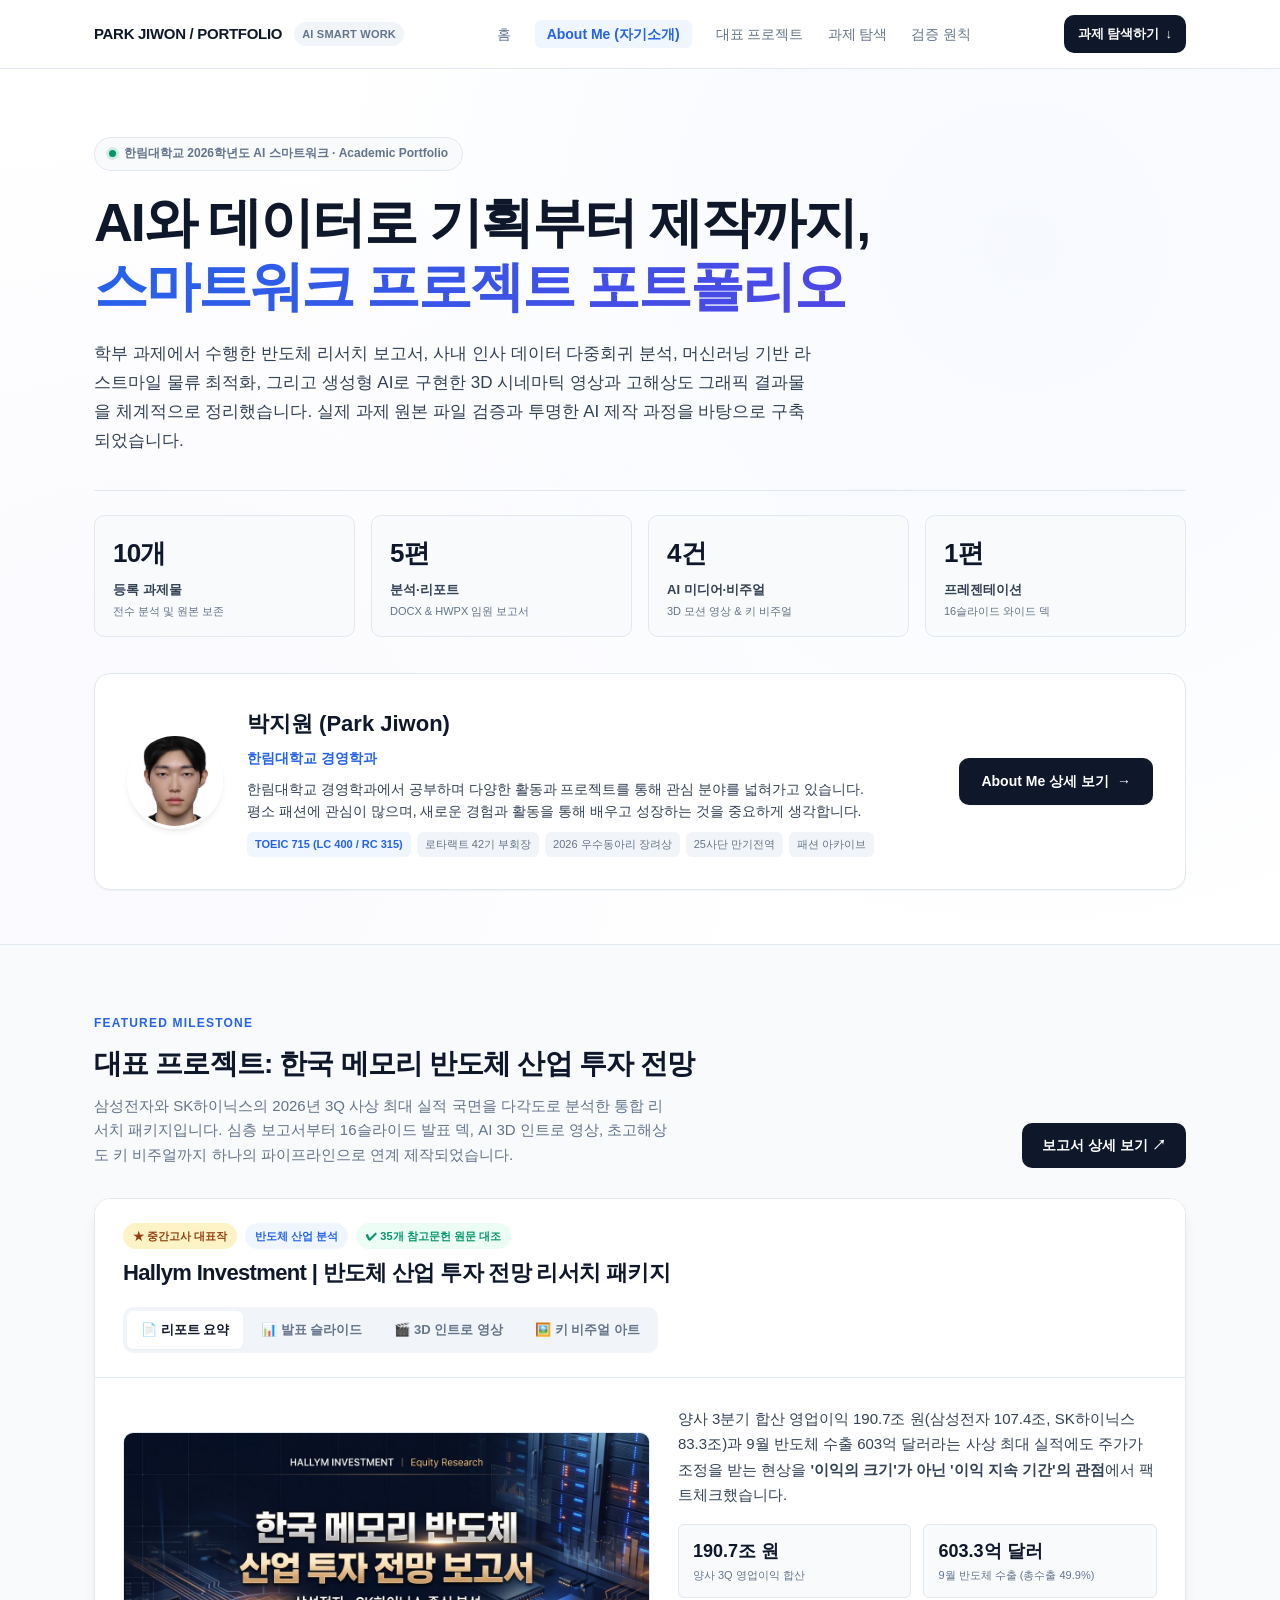
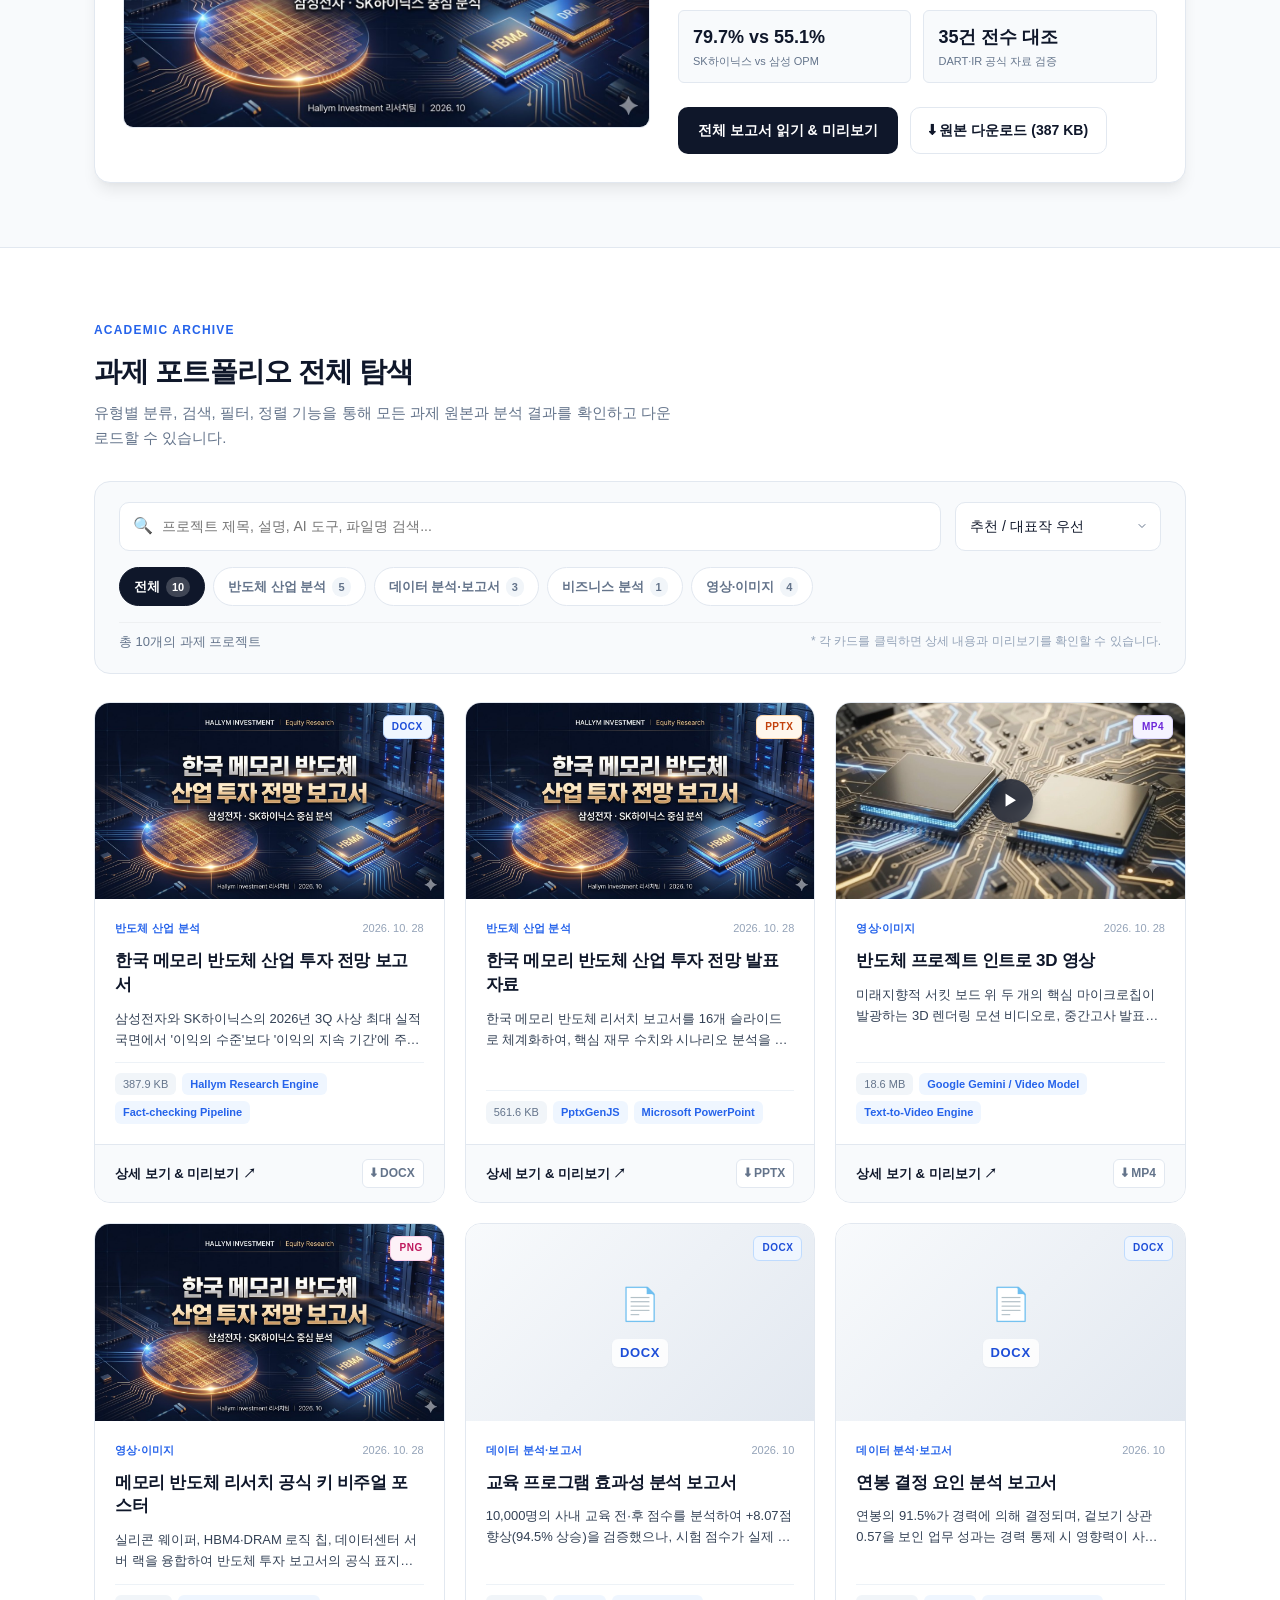
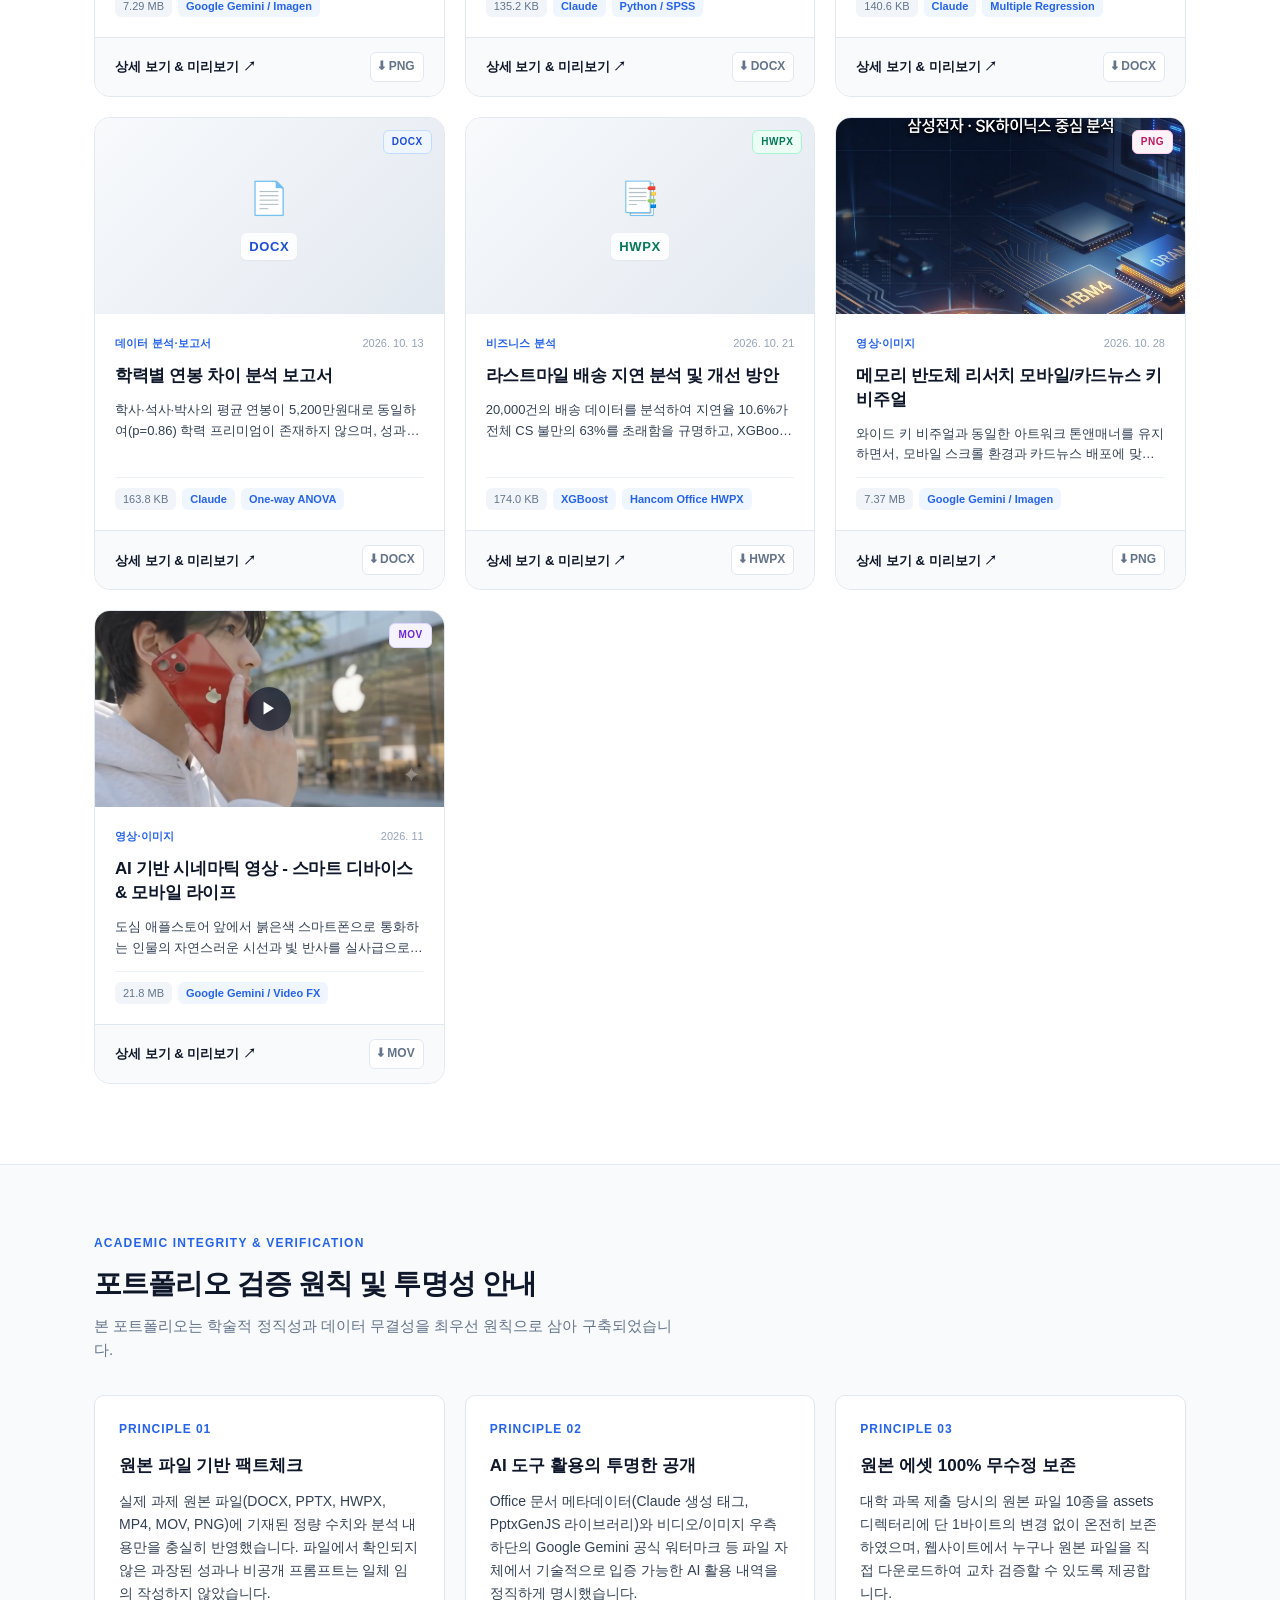
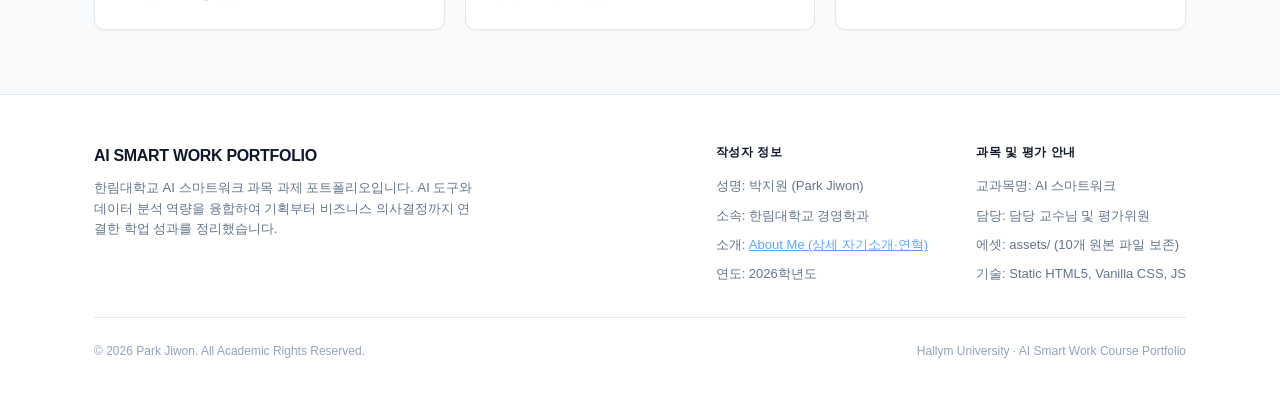
<file: index.html>
<!DOCTYPE html>
<html lang="ko">
<head>
  <meta charset="utf-8">
  <meta name="viewport" content="width=device-width, initial-scale=1">
  <title>AI 스마트워크 프로젝트 포트폴리오 | 박지원 (한림대학교)</title>
  <meta name="description" content="한림대학교 AI 스마트워크 과목 과제 포트폴리오. 데이터 분석, 비즈니스 리포팅, 머신러닝 예측, 3D AI 영상 및 비주얼 그래픽 결과물 아카이브.">
  <meta name="author" content="박지원 (Park Jiwon)">
  <meta property="og:title" content="AI 스마트워크 프로젝트 포트폴리오 | 박지원">
  <meta property="og:description" content="AI 도구를 활용해 기획부터 제작까지 진행한 대학 과제와 프로젝트를 정리한 아카데믹 포트폴리오">
  <meta property="og:type" content="website">

  <!-- Stylesheet -->
  <link rel="stylesheet" href="css/style.css">
</head>
<body>

  <!-- Sticky Header -->
  <header class="site-header" id="site-header">
    <div class="container header-inner">
      <div class="brand-wrap">
        <a href="#hero" class="brand-title">PARK JIWON / PORTFOLIO</a>
        <span class="brand-badge">AI SMART WORK</span>
      </div>

      <nav aria-label="메인 내비게이션">
        <ul class="nav-links">
          <li><a href="#hero" class="nav-link">홈</a></li>
          <li><a href="about.html" class="nav-link nav-highlight">About Me (자기소개)</a></li>
          <li><a href="#featured" class="nav-link">대표 프로젝트</a></li>
          <li><a href="#projects" class="nav-link">과제 탐색</a></li>
          <li><a href="#principles" class="nav-link">검증 원칙</a></li>
        </ul>
      </nav>

      <div class="header-actions">
        <a href="#projects" class="btn-header-cta">
          <span>과제 탐색하기</span>
          <span>↓</span>
        </a>
      </div>
    </div>
  </header>

  <main>
    <!-- Hero Section -->
    <section class="hero-section" id="hero">
      <div class="container">
        <div class="hero-meta-badge">
          <span class="hero-meta-dot"></span>
          <span>한림대학교 2026학년도 AI 스마트워크 · Academic Portfolio</span>
        </div>

        <h1 class="hero-title">
          AI와 데이터로 기획부터 제작까지,<br>
          <span class="highlight">스마트워크 프로젝트 포트폴리오</span>
        </h1>

        <p class="hero-intro">
          학부 과제에서 수행한 반도체 리서치 보고서, 사내 인사 데이터 다중회귀 분석, 머신러닝 기반 라스트마일 물류 최적화, 그리고 생성형 AI로 구현한 3D 시네마틱 영상과 고해상도 그래픽 결과물을 체계적으로 정리했습니다. 실제 과제 원본 파일 검증과 투명한 AI 제작 과정을 바탕으로 구축되었습니다.
        </p>

        <!-- Stats Grid -->
        <div class="hero-stats-grid">
          <div class="stat-card">
            <div class="stat-num">10개</div>
            <div class="stat-label">등록 과제물</div>
            <div class="stat-sub">전수 분석 및 원본 보존</div>
          </div>
          <div class="stat-card">
            <div class="stat-num">5편</div>
            <div class="stat-label">분석·리포트</div>
            <div class="stat-sub">DOCX & HWPX 임원 보고서</div>
          </div>
          <div class="stat-card">
            <div class="stat-num">4건</div>
            <div class="stat-label">AI 미디어·비주얼</div>
            <div class="stat-sub">3D 모션 영상 & 키 비주얼</div>
          </div>
          <div class="stat-card">
            <div class="stat-num">1편</div>
            <div class="stat-label">프레젠테이션</div>
            <div class="stat-sub">16슬라이드 와이드 덱</div>
          </div>
        </div>

        <!-- Author Quick Profile Banner -->
        <div class="author-profile-banner">
          <div class="author-banner-left">
            <img src="assets/profile_university.jpg" alt="박지원 프로필 사진" class="author-avatar-img">
            <div class="author-banner-meta">
              <h2>박지원 (Park Jiwon)</h2>
              <div class="author-banner-dept">한림대학교 경영학과</div>
              <p class="author-banner-bio">
                한림대학교 경영학과에서 공부하며 다양한 활동과 프로젝트를 통해 관심 분야를 넓혀가고 있습니다. 평소 패션에 관심이 많으며, 새로운 경험과 활동을 통해 배우고 성장하는 것을 중요하게 생각합니다.
              </p>
              <div class="author-banner-tags">
                <span class="author-tag highlight">TOEIC 715 (LC 400 / RC 315)</span>
                <span class="author-tag">로타랙트 42기 부회장</span>
                <span class="author-tag">2026 우수동아리 장려상</span>
                <span class="author-tag">25사단 만기전역</span>
                <span class="author-tag">패션 아카이브</span>
              </div>
            </div>
          </div>
          <div>
            <a href="about.html" class="btn-author-cta">
              <span>About Me 상세 보기</span>
              <span>→</span>
            </a>
          </div>
        </div>
      </div>
    </section>

    <!-- Featured Spotlight Section -->
    <section class="featured-section" id="featured">
      <div class="container">
        <div class="section-heading-wrap">
          <div>
            <div class="section-eyebrow">Featured Milestone</div>
            <h2 class="section-heading">대표 프로젝트: 한국 메모리 반도체 산업 투자 전망</h2>
            <p class="section-desc">
              삼성전자와 SK하이닉스의 2026년 3Q 사상 최대 실적 국면을 다각도로 분석한 통합 리서치 패키지입니다. 심층 보고서부터 16슬라이드 발표 덱, AI 3D 인트로 영상, 초고해상도 키 비주얼까지 하나의 파이프라인으로 연계 제작되었습니다.
            </p>
          </div>
          <div>
            <button type="button" class="btn-primary" onclick="window.PortfolioApp.openModal('project-06')">
              보고서 상세 보기 ↗
            </button>
          </div>
        </div>

        <!-- Featured Showcase Card -->
        <div class="featured-showcase-card">
          <div class="featured-card-header">
            <div class="featured-title-wrap">
              <div class="featured-badges">
                <span class="badge-featured">★ 중간고사 대표작</span>
                <span class="badge-category">반도체 산업 분석</span>
                <span class="badge-verify">✔ 35개 참고문헌 원문 대조</span>
              </div>
              <h3 class="featured-card-title">Hallym Investment | 반도체 산업 투자 전망 리서치 패키지</h3>
            </div>

            <!-- Tab Buttons -->
            <div class="featured-tabs-nav" role="tablist">
              <button type="button" class="featured-tab-btn active" data-tab="report" role="tab">📄 리포트 요약</button>
              <button type="button" class="featured-tab-btn" data-tab="slides" role="tab">📊 발표 슬라이드</button>
              <button type="button" class="featured-tab-btn" data-tab="video" role="tab">🎬 3D 인트로 영상</button>
              <button type="button" class="featured-tab-btn" data-tab="visual" role="tab">🖼️ 키 비주얼 아트</button>
            </div>
          </div>

          <div class="featured-tab-content-wrap">
            <!-- Tab 1: Report Summary -->
            <div class="featured-tab-panel active" id="tab-panel-report">
              <div class="featured-media-grid">
                <div class="featured-visual-box">
                  <img src="assets/thumb_project_08.jpg" alt="한국 메모리 반도체 산업 투자 전망 보고서 키 비주얼">
                </div>
                <div class="featured-info-box">
                  <p class="featured-info-desc">
                    양사 3분기 합산 영업이익 190.7조 원(삼성전자 107.4조, SK하이닉스 83.3조)과 9월 반도체 수출 603억 달러라는 사상 최대 실적에도 주가가 조정을 받는 현상을 <strong>'이익의 크기'가 아닌 '이익 지속 기간'의 관점</strong>에서 팩트체크했습니다.
                  </p>
                  <div class="metric-cards-row">
                    <div class="metric-mini-card">
                      <div class="metric-mini-val">190.7조 원</div>
                      <div class="metric-mini-label">양사 3Q 영업이익 합산</div>
                    </div>
                    <div class="metric-mini-card">
                      <div class="metric-mini-val">603.3억 달러</div>
                      <div class="metric-mini-label">9월 반도체 수출 (총수출 49.9%)</div>
                    </div>
                    <div class="metric-mini-card">
                      <div class="metric-mini-val">79.7% vs 55.1%</div>
                      <div class="metric-mini-label">SK하이닉스 vs 삼성 OPM</div>
                    </div>
                    <div class="metric-mini-card">
                      <div class="metric-mini-val">35건 전수 대조</div>
                      <div class="metric-mini-label">DART·IR 공식 자료 검증</div>
                    </div>
                  </div>
                  <div class="featured-actions">
                    <button type="button" class="btn-primary" onclick="window.PortfolioApp.openModal('project-06')">
                      전체 보고서 읽기 & 미리보기
                    </button>
                    <a href="assets/project_06.docx" download="박지원_중간고사_보고서.docx" class="btn-secondary">
                      ⬇ 원본 다운로드 (387 KB)
                    </a>
                  </div>
                </div>
              </div>
            </div>

            <!-- Tab 2: Slides Deck -->
            <div class="featured-tab-panel" id="tab-panel-slides">
              <div class="featured-media-grid">
                <div class="featured-visual-box" style="background:#1e293b; padding:24px; color:#fff; display:flex; flex-direction:column; justify-content:center;">
                  <span style="font-size:12px; font-weight:700; color:#60a5fa; margin-bottom:8px;">PptxGenJS 자동화 프레젠테이션</span>
                  <h4 style="font-size:20px; font-weight:800; margin-bottom:12px;">16슬라이드 와이드스크린 덱</h4>
                  <p style="font-size:13px; color:#94a3b8; line-height:1.6;">
                    보고서의 7개 챕터(현황, 시장전망, 삼성전자, SK하이닉스, 비교분석, 시나리오, 결론)를 16장 발표 스토리라인으로 구조화했습니다.
                  </p>
                </div>
                <div class="featured-info-box">
                  <p class="featured-info-desc">
                    자바스크립트 기반 <strong>PptxGenJS</strong>와 PowerPoint를 결합하여 일관된 타이포그래피 계층과 카드형 도표를 프로그래밍 방식으로 배치했습니다.
                  </p>
                  <div class="metric-cards-row">
                    <div class="metric-mini-card">
                      <div class="metric-mini-val">16 슬라이드</div>
                      <div class="metric-mini-label">와이드스크린 (16:9)</div>
                    </div>
                    <div class="metric-mini-card">
                      <div class="metric-mini-val">1,947 단어</div>
                      <div class="metric-mini-label">정밀 데이터 중심 구성</div>
                    </div>
                  </div>
                  <div class="featured-actions">
                    <button type="button" class="btn-primary" onclick="window.PortfolioApp.openModal('project-05')">
                      슬라이드 덱 탐색기 열기
                    </button>
                    <a href="assets/project_05.pptx" download="박지원_중간고사_발표자료.pptx" class="btn-secondary">
                      ⬇ PPTX 다운로드 (561 KB)
                    </a>
                  </div>
                </div>
              </div>
            </div>

            <!-- Tab 3: 3D Intro Video -->
            <div class="featured-tab-panel" id="tab-panel-video">
              <div class="featured-media-grid">
                <div class="featured-visual-box">
                  <video controls playsinline preload="metadata" poster="assets/thumb_project_07.jpg">
                    <source src="assets/project_07.mp4" type="video/mp4">
                  </video>
                </div>
                <div class="featured-info-box">
                  <p class="featured-info-desc">
                    삼성전자와 SK하이닉스 양대 메모리 칩셋을 상징하는 두 개의 초정밀 패키징 마이크로칩이 골드 회로 기판 위에서 발광하는 <strong>12.4초 AI 기반 3D 시네마틱 모션 비디오</strong>입니다. (우측 하단 Google Gemini 워터마크 확인)
                  </p>
                  <div class="metric-cards-row">
                    <div class="metric-mini-card">
                      <div class="metric-mini-val">12.4초 FHD</div>
                      <div class="metric-mini-label">1920 × 1080 (16:9)</div>
                    </div>
                    <div class="metric-mini-card">
                      <div class="metric-mini-val">H.264 / AAC</div>
                      <div class="metric-mini-label">웹 표준 비디오 코덱</div>
                    </div>
                  </div>
                  <div class="featured-actions">
                    <button type="button" class="btn-primary" onclick="window.PortfolioApp.openModal('project-07')">
                      비디오 상세 정보 보기
                    </button>
                    <a href="assets/project_07.mp4" download="박지원_중간고사_영상.mp4" class="btn-secondary">
                      ⬇ 원본 MP4 다운로드 (18.6 MB)
                    </a>
                  </div>
                </div>
              </div>
            </div>

            <!-- Tab 4: Key Visual Art -->
            <div class="featured-tab-panel" id="tab-panel-visual">
              <div class="featured-media-grid">
                <div class="featured-visual-box">
                  <img src="assets/thumb_project_08.jpg" alt="16:9 와이드 포스터">
                </div>
                <div class="featured-info-box">
                  <p class="featured-info-desc">
                    실리콘 웨이퍼 다이 패턴, HBM4·DRAM 칩셋, 그리고 데이터센터 서버 랙을 융합한 공식 키 비주얼입니다. 데스크톱 와이드(16:9, 2752×1536)와 모바일 카드뉴스(9:16, 1536×2752) 두 가지 규격으로 제작되었습니다.
                  </p>
                  <div class="metric-cards-row">
                    <div class="metric-mini-card">
                      <div class="metric-mini-val">2752 × 1536</div>
                      <div class="metric-mini-label">16:9 와이드 포스터</div>
                    </div>
                    <div class="metric-mini-card">
                      <div class="metric-mini-val">1536 × 2752</div>
                      <div class="metric-mini-label">9:16 모바일 버티컬</div>
                    </div>
                  </div>
                  <div class="featured-actions">
                    <button type="button" class="btn-primary" onclick="window.PortfolioApp.openModal('project-08')">
                      와이드 포스터 확대보기
                    </button>
                    <button type="button" class="btn-secondary" onclick="window.PortfolioApp.openModal('project-09')">
                      모바일 세로형 보기
                    </button>
                  </div>
                </div>
              </div>
            </div>
          </div>
        </div>
      </div>
    </section>

    <!-- Projects Explorer Section -->
    <section class="projects-section" id="projects">
      <div class="container">
        <div class="section-heading-wrap">
          <div>
            <div class="section-eyebrow">Academic Archive</div>
            <h2 class="section-heading">과제 포트폴리오 전체 탐색</h2>
            <p class="section-desc">
              유형별 분류, 검색, 필터, 정렬 기능을 통해 모든 과제 원본과 분석 결과를 확인하고 다운로드할 수 있습니다.
            </p>
          </div>
        </div>

        <!-- Filter & Search Toolbar -->
        <div class="search-filter-panel">
          <div class="filter-row-top">
            <div class="search-box-wrap">
              <span class="search-input-icon">🔍</span>
              <input type="text" id="search-input" class="search-input" placeholder="프로젝트 제목, 설명, AI 도구, 파일명 검색..." aria-label="프로젝트 검색">
            </div>

            <div class="sort-select-wrap">
              <select id="sort-select" aria-label="프로젝트 정렬">
                <option value="new">추천 / 대표작 우선</option>
                <option value="name">프로젝트 이름순 (가나다)</option>
                <option value="size">파일 크기순</option>
              </select>
            </div>
          </div>

          <!-- Category Pills -->
          <div class="category-pills-row" role="tablist">
            <button type="button" class="pill-btn active" data-category="all">
              <span>전체</span>
              <span class="pill-count">10</span>
            </button>
            <button type="button" class="pill-btn" data-category="semiconductor">
              <span>반도체 산업 분석</span>
              <span class="pill-count">5</span>
            </button>
            <button type="button" class="pill-btn" data-category="data-report">
              <span>데이터 분석·보고서</span>
              <span class="pill-count">3</span>
            </button>
            <button type="button" class="pill-btn" data-category="business">
              <span>비즈니스 분석</span>
              <span class="pill-count">1</span>
            </button>
            <button type="button" class="pill-btn" data-category="media">
              <span>영상·이미지</span>
              <span class="pill-count">4</span>
            </button>
          </div>

          <div class="filter-status-row">
            <span id="filter-result-count">총 10개의 과제 프로젝트</span>
            <span style="font-size:12px; color:var(--text-light);">* 각 카드를 클릭하면 상세 내용과 미리보기를 확인할 수 있습니다.</span>
          </div>
        </div>

        <!-- Projects Cards Grid -->
        <div class="projects-grid" id="projects-grid">
          <!-- Dynamically populated via app.js -->
        </div>
      </div>
    </section>

    <!-- Methodology & Verification Section -->
    <section class="principles-section" id="principles">
      <div class="container">
        <div class="section-eyebrow">Academic Integrity & Verification</div>
        <h2 class="section-heading">포트폴리오 검증 원칙 및 투명성 안내</h2>
        <p class="section-desc">
          본 포트폴리오는 학술적 정직성과 데이터 무결성을 최우선 원칙으로 삼아 구축되었습니다.
        </p>

        <div class="principles-grid">
          <div class="principle-card">
            <div class="principle-num">PRINCIPLE 01</div>
            <h3 class="principle-title">원본 파일 기반 팩트체크</h3>
            <p class="principle-desc">
              실제 과제 원본 파일(DOCX, PPTX, HWPX, MP4, MOV, PNG)에 기재된 정량 수치와 분석 내용만을 충실히 반영했습니다. 파일에서 확인되지 않은 과장된 성과나 비공개 프롬프트는 일체 임의 작성하지 않았습니다.
            </p>
          </div>

          <div class="principle-card">
            <div class="principle-num">PRINCIPLE 02</div>
            <h3 class="principle-title">AI 도구 활용의 투명한 공개</h3>
            <p class="principle-desc">
              Office 문서 메타데이터(Claude 생성 태그, PptxGenJS 라이브러리)와 비디오/이미지 우측 하단의 Google Gemini 공식 워터마크 등 파일 자체에서 기술적으로 입증 가능한 AI 활용 내역을 정직하게 명시했습니다.
            </p>
          </div>

          <div class="principle-card">
            <div class="principle-num">PRINCIPLE 03</div>
            <h3 class="principle-title">원본 에셋 100% 무수정 보존</h3>
            <p class="principle-desc">
              대학 과목 제출 당시의 원본 파일 10종을 assets 디렉터리에 단 1바이트의 변경 없이 온전히 보존하였으며, 웹사이트에서 누구나 원본 파일을 직접 다운로드하여 교차 검증할 수 있도록 제공합니다.
            </p>
          </div>
        </div>
      </div>
    </section>
  </main>

  <!-- Site Footer -->
  <footer class="site-footer">
    <div class="container">
      <div class="footer-inner">
        <div class="footer-brand">
          <div class="footer-logo">AI SMART WORK PORTFOLIO</div>
          <p class="footer-desc">
            한림대학교 AI 스마트워크 과목 과제 포트폴리오입니다. AI 도구와 데이터 분석 역량을 융합하여 기획부터 비즈니스 의사결정까지 연결한 학업 성과를 정리했습니다.
          </p>
        </div>

        <div class="footer-info-grid">
          <div>
            <div class="footer-col-title">작성자 정보</div>
            <ul class="footer-list">
              <li>성명: 박지원 (Park Jiwon)</li>
              <li>소속: 한림대학교 경영학과</li>
              <li>소개: <a href="about.html" style="color: #60a5fa; text-decoration: underline;">About Me (상세 자기소개·연혁)</a></li>
              <li>연도: 2026학년도</li>
            </ul>
          </div>
          <div>
            <div class="footer-col-title">과목 및 평가 안내</div>
            <ul class="footer-list">
              <li>교과목명: AI 스마트워크</li>
              <li>담당: 담당 교수님 및 평가위원</li>
              <li>에셋: assets/ (10개 원본 파일 보존)</li>
              <li>기술: Static HTML5, Vanilla CSS, JS</li>
            </ul>
          </div>
        </div>
      </div>

      <div class="footer-bottom">
        <div>© 2026 Park Jiwon. All Academic Rights Reserved.</div>
        <div>Hallym University · AI Smart Work Course Portfolio</div>
      </div>
    </div>
  </footer>

  <!-- Project Detail Modal Overlay -->
  <div class="modal-overlay" id="modal-overlay" role="dialog" aria-modal="true" aria-label="프로젝트 상세 정보">
    <div class="modal-container" id="modal-container">
      <!-- Populated via PortfolioApp.openModal() -->
    </div>
  </div>

  <!-- Scripts -->
  <script src="js/data.js"></script>
  <script src="js/app.js"></script>
</body>
</html>
</file>
<file: css/style.css>
/* ==========================================================================
   AI Smart Work Portfolio - Stylesheet
   Author: Park Jiwon | Hallym University
   Design System: Minimal Modern White, High Contrast Typography, Sleek Accents
   ========================================================================== */

:root {
  /* Colors */
  --bg-primary: #ffffff;
  --bg-secondary: #f8fafc;
  --bg-tertiary: #f1f5f9;
  --bg-glass: rgba(255, 255, 255, 0.88);
  --bg-overlay: rgba(15, 23, 42, 0.7);

  --text-main: #0f172a;
  --text-body: #334155;
  --text-muted: #64748b;
  --text-light: #94a3b8;

  --border-light: #e2e8f0;
  --border-subtle: #edf2f7;
  --border-focus: #3b82f6;

  --accent-blue: #2563eb;
  --accent-blue-hover: #1d4ed8;
  --accent-blue-light: #eff6ff;
  --accent-indigo: #4f46e5;
  --accent-green: #059669;
  --accent-green-light: #ecfdf5;
  --accent-amber: #d97706;
  --accent-amber-light: #fffbeb;
  --accent-purple: #7c3aed;
  --accent-purple-light: #f5f3ff;

  /* Typography */
  --font-sans: -apple-system, BlinkMacSystemFont, "Pretendard", "Apple SD Gothic Neo", "Segoe UI", Roboto, "Noto Sans KR", sans-serif;
  --font-mono: ui-monospace, SFMono-Regular, Menlo, Monaco, Consolas, monospace;

  /* Shadows */
  --shadow-sm: 0 1px 2px 0 rgba(0, 0, 0, 0.04);
  --shadow-md: 0 4px 6px -1px rgba(0, 0, 0, 0.07), 0 2px 4px -2px rgba(0, 0, 0, 0.05);
  --shadow-lg: 0 10px 15px -3px rgba(0, 0, 0, 0.08), 0 4px 6px -4px rgba(0, 0, 0, 0.04);
  --shadow-xl: 0 20px 25px -5px rgba(0, 0, 0, 0.1), 0 8px 10px -6px rgba(0, 0, 0, 0.05);
  --shadow-modal: 0 25px 50px -12px rgba(15, 23, 42, 0.25);

  /* Radius */
  --radius-sm: 6px;
  --radius-md: 10px;
  --radius-lg: 16px;
  --radius-xl: 22px;
  --radius-full: 9999px;

  /* Transitions */
  --transition-fast: 0.15s ease;
  --transition-normal: 0.25s ease;
  --transition-slow: 0.35s ease;

  /* Layout */
  --container-max: 1140px;
}

/* Base Reset */
*, *::before, *::after {
  box-sizing: border-box;
  margin: 0;
  padding: 0;
}

html {
  font-family: var(--font-sans);
  color: var(--text-main);
  background-color: var(--bg-primary);
  line-height: 1.65;
  scroll-behavior: smooth;
  -webkit-font-smoothing: antialiased;
  -moz-osx-font-smoothing: grayscale;
}

body {
  min-height: 100vh;
  display: flex;
  flex-direction: column;
}

img, video {
  max-width: 100%;
  height: auto;
  display: block;
}

a {
  color: inherit;
  text-decoration: none;
}

button {
  font: inherit;
  cursor: pointer;
  border: none;
  background: none;
}

input, select {
  font: inherit;
  color: inherit;
}

/* Layout Utilities */
.container {
  max-width: var(--container-max);
  margin: 0 auto;
  padding: 0 24px;
}

/* Header & Navigation */
.site-header {
  position: sticky;
  top: 0;
  z-index: 50;
  background: var(--bg-glass);
  backdrop-filter: blur(12px);
  -webkit-backdrop-filter: blur(12px);
  border-bottom: 1px solid var(--border-light);
  transition: var(--transition-normal);
}

.header-inner {
  display: flex;
  align-items: center;
  justify-content: space-between;
  height: 68px;
}

.brand-wrap {
  display: flex;
  align-items: center;
  gap: 12px;
}

.brand-title {
  font-size: 15px;
  font-weight: 700;
  letter-spacing: -0.02em;
  color: var(--text-main);
}

.brand-badge {
  font-size: 11px;
  font-weight: 600;
  padding: 3px 8px;
  background: var(--bg-tertiary);
  color: var(--text-muted);
  border-radius: var(--radius-full);
  letter-spacing: 0.02em;
}

.nav-links {
  display: flex;
  align-items: center;
  gap: 24px;
  list-style: none;
}

.nav-link {
  font-size: 14px;
  font-weight: 500;
  color: var(--text-muted);
  transition: color var(--transition-fast);
}

.nav-link:hover, .nav-link.active {
  color: var(--text-main);
}

.header-actions {
  display: flex;
  align-items: center;
  gap: 12px;
}

.btn-header-cta {
  display: inline-flex;
  align-items: center;
  gap: 6px;
  padding: 8px 14px;
  background: var(--text-main);
  color: #fff;
  border-radius: var(--radius-md);
  font-size: 13px;
  font-weight: 600;
  transition: background var(--transition-fast), transform var(--transition-fast);
}

.btn-header-cta:hover {
  background: #2b3544;
  transform: translateY(-1px);
}

/* Hero Section */
.hero-section {
  padding: 68px 0 54px;
  background: radial-gradient(circle at 80% 20%, rgba(37, 99, 235, 0.04) 0%, transparent 60%),
              radial-gradient(circle at 10% 80%, rgba(79, 70, 229, 0.03) 0%, transparent 50%),
              var(--bg-primary);
  border-bottom: 1px solid var(--border-light);
}

.hero-meta-badge {
  display: inline-flex;
  align-items: center;
  gap: 8px;
  padding: 6px 14px;
  background: var(--bg-secondary);
  border: 1px solid var(--border-light);
  border-radius: var(--radius-full);
  font-size: 12px;
  font-weight: 600;
  color: var(--text-muted);
  margin-bottom: 20px;
}

.hero-meta-dot {
  width: 7px;
  height: 7px;
  border-radius: 50%;
  background: var(--accent-green);
  box-shadow: 0 0 0 3px rgba(5, 150, 105, 0.15);
}

.hero-title {
  font-size: clamp(32px, 5.2vw, 54px);
  font-weight: 800;
  line-height: 1.18;
  letter-spacing: -0.04em;
  color: var(--text-main);
  margin-bottom: 22px;
  max-width: 820px;
}

.hero-title span.highlight {
  color: var(--accent-blue);
  background: linear-gradient(135deg, #2563eb, #4f46e5);
  -webkit-background-clip: text;
  -webkit-text-fill-color: transparent;
}

.hero-intro {
  font-size: 17px;
  line-height: 1.7;
  color: var(--text-body);
  max-width: 720px;
  margin-bottom: 34px;
}

.hero-stats-grid {
  display: grid;
  grid-template-columns: repeat(4, 1fr);
  gap: 16px;
  padding-top: 24px;
  border-top: 1px solid var(--border-light);
}

.stat-card {
  padding: 16px 18px;
  background: var(--bg-secondary);
  border: 1px solid var(--border-light);
  border-radius: var(--radius-md);
  transition: transform var(--transition-fast), border-color var(--transition-fast);
}

.stat-card:hover {
  transform: translateY(-2px);
  border-color: #cbd5e1;
}

.stat-num {
  font-size: 26px;
  font-weight: 800;
  letter-spacing: -0.03em;
  color: var(--text-main);
  margin-bottom: 4px;
}

.stat-label {
  font-size: 13px;
  font-weight: 600;
  color: var(--text-body);
  margin-bottom: 2px;
}

.stat-sub {
  font-size: 11px;
  color: var(--text-muted);
}

/* Featured Spotlight Section */
.featured-section {
  padding: 64px 0;
  background: var(--bg-secondary);
  border-bottom: 1px solid var(--border-light);
}

.section-eyebrow {
  display: inline-flex;
  align-items: center;
  gap: 6px;
  font-size: 12px;
  font-weight: 700;
  text-transform: uppercase;
  letter-spacing: 0.1em;
  color: var(--accent-blue);
  margin-bottom: 8px;
}

.section-heading-wrap {
  display: flex;
  justify-content: space-between;
  align-items: flex-end;
  margin-bottom: 30px;
  gap: 20px;
}

.section-heading {
  font-size: 28px;
  font-weight: 800;
  letter-spacing: -0.03em;
  color: var(--text-main);
}

.section-desc {
  font-size: 15px;
  color: var(--text-muted);
  max-width: 580px;
  margin-top: 6px;
}

.featured-showcase-card {
  background: var(--bg-primary);
  border: 1px solid var(--border-light);
  border-radius: var(--radius-lg);
  box-shadow: var(--shadow-lg);
  overflow: hidden;
  display: flex;
  flex-direction: column;
}

.featured-card-header {
  padding: 24px 28px;
  background: #ffffff;
  border-bottom: 1px solid var(--border-light);
  display: flex;
  justify-content: space-between;
  align-items: center;
  flex-wrap: wrap;
  gap: 16px;
}

.featured-title-wrap {
  display: flex;
  flex-direction: column;
  gap: 6px;
}

.featured-badges {
  display: flex;
  align-items: center;
  gap: 8px;
  flex-wrap: wrap;
}

.badge-featured {
  padding: 4px 10px;
  background: #fef3c7;
  color: #92400e;
  font-size: 11px;
  font-weight: 700;
  border-radius: var(--radius-full);
}

.badge-category {
  padding: 4px 10px;
  background: var(--accent-blue-light);
  color: var(--accent-blue);
  font-size: 11px;
  font-weight: 600;
  border-radius: var(--radius-full);
}

.badge-verify {
  padding: 4px 10px;
  background: var(--accent-green-light);
  color: var(--accent-green);
  font-size: 11px;
  font-weight: 600;
  border-radius: var(--radius-full);
  display: inline-flex;
  align-items: center;
  gap: 4px;
}

.featured-card-title {
  font-size: 22px;
  font-weight: 800;
  letter-spacing: -0.03em;
  color: var(--text-main);
}

.featured-tabs-nav {
  display: flex;
  background: var(--bg-tertiary);
  padding: 4px;
  border-radius: var(--radius-md);
  gap: 4px;
  flex-wrap: wrap;
}

.featured-tab-btn {
  padding: 8px 14px;
  font-size: 13px;
  font-weight: 600;
  color: var(--text-muted);
  border-radius: var(--radius-sm);
  transition: all var(--transition-fast);
}

.featured-tab-btn.active {
  background: #ffffff;
  color: var(--text-main);
  box-shadow: var(--shadow-sm);
}

.featured-tab-content-wrap {
  padding: 28px;
}

.featured-tab-panel {
  display: none;
}

.featured-tab-panel.active {
  display: block;
}

.featured-media-grid {
  display: grid;
  grid-template-columns: 1.1fr 1fr;
  gap: 28px;
  align-items: center;
}

.featured-visual-box {
  position: relative;
  border-radius: var(--radius-md);
  overflow: hidden;
  background: #090d16;
  border: 1px solid var(--border-light);
  aspect-ratio: 16 / 9;
  display: flex;
  align-items: center;
  justify-content: center;
}

.featured-visual-box img, .featured-visual-box video {
  width: 100%;
  height: 100%;
  object-fit: cover;
}

.featured-info-box {
  display: flex;
  flex-direction: column;
  gap: 16px;
}

.featured-info-desc {
  font-size: 15px;
  line-height: 1.7;
  color: var(--text-body);
}

.metric-cards-row {
  display: grid;
  grid-template-columns: repeat(2, 1fr);
  gap: 12px;
}

.metric-mini-card {
  padding: 12px 14px;
  background: var(--bg-secondary);
  border: 1px solid var(--border-light);
  border-radius: var(--radius-sm);
}

.metric-mini-val {
  font-size: 18px;
  font-weight: 800;
  color: var(--text-main);
}

.metric-mini-label {
  font-size: 11px;
  color: var(--text-muted);
}

.featured-actions {
  display: flex;
  gap: 12px;
  margin-top: 8px;
  flex-wrap: wrap;
}

.btn-primary {
  display: inline-flex;
  align-items: center;
  gap: 8px;
  padding: 11px 20px;
  background: var(--text-main);
  color: #fff;
  border-radius: var(--radius-md);
  font-size: 14px;
  font-weight: 600;
  transition: all var(--transition-fast);
}

.btn-primary:hover {
  background: #2563eb;
  transform: translateY(-1px);
  box-shadow: var(--shadow-md);
}

.btn-secondary {
  display: inline-flex;
  align-items: center;
  gap: 8px;
  padding: 11px 18px;
  background: #ffffff;
  color: var(--text-main);
  border: 1px solid var(--border-light);
  border-radius: var(--radius-md);
  font-size: 14px;
  font-weight: 600;
  transition: all var(--transition-fast);
}

.btn-secondary:hover {
  background: var(--bg-secondary);
  border-color: #cbd5e1;
}

/* Projects Explorer Section */
.projects-section {
  padding: 68px 0 80px;
  background: var(--bg-primary);
}

.search-filter-panel {
  background: var(--bg-secondary);
  border: 1px solid var(--border-light);
  border-radius: var(--radius-lg);
  padding: 20px 24px;
  margin-bottom: 28px;
  display: flex;
  flex-direction: column;
  gap: 16px;
}

.filter-row-top {
  display: flex;
  gap: 14px;
  flex-wrap: wrap;
  align-items: center;
}

.search-box-wrap {
  position: relative;
  flex: 1;
  min-width: 260px;
}

.search-input-icon {
  position: absolute;
  left: 14px;
  top: 50%;
  transform: translateY(-50%);
  color: var(--text-light);
  pointer-events: none;
}

.search-input {
  width: 100%;
  padding: 12px 14px 12px 42px;
  background: #ffffff;
  border: 1px solid var(--border-light);
  border-radius: var(--radius-md);
  font-size: 14px;
  color: var(--text-main);
  transition: border-color var(--transition-fast), box-shadow var(--transition-fast);
}

.search-input:focus {
  outline: none;
  border-color: var(--accent-blue);
  box-shadow: 0 0 0 3px rgba(37, 99, 235, 0.12);
}

.sort-select-wrap select {
  padding: 12px 32px 12px 14px;
  background: #ffffff url("data:image/svg+xml,%3Csvg xmlns='http://www.w3.org/2000/svg' width='12' height='12' viewBox='0 0 24 24' fill='none' stroke='%2364748b' stroke-width='2' stroke-linecap='round' stroke-linejoin='round'%3E%3Cpolyline points='6 9 12 15 18 9'%3E%3C/polyline%3E%3C/svg%3E") no-repeat right 12px center;
  border: 1px solid var(--border-light);
  border-radius: var(--radius-md);
  font-size: 14px;
  color: var(--text-main);
  appearance: none;
  cursor: pointer;
}

.category-pills-row {
  display: flex;
  gap: 8px;
  flex-wrap: wrap;
}

.pill-btn {
  padding: 8px 14px;
  font-size: 13px;
  font-weight: 600;
  color: var(--text-muted);
  background: #ffffff;
  border: 1px solid var(--border-light);
  border-radius: var(--radius-full);
  display: inline-flex;
  align-items: center;
  gap: 6px;
  transition: all var(--transition-fast);
}

.pill-btn .pill-count {
  font-size: 11px;
  padding: 1px 6px;
  border-radius: var(--radius-full);
  background: var(--bg-tertiary);
  color: var(--text-muted);
}

.pill-btn:hover {
  border-color: #cbd5e1;
  color: var(--text-main);
}

.pill-btn.active {
  background: var(--text-main);
  color: #ffffff;
  border-color: var(--text-main);
}

.pill-btn.active .pill-count {
  background: rgba(255, 255, 255, 0.2);
  color: #ffffff;
}

.filter-status-row {
  display: flex;
  justify-content: space-between;
  align-items: center;
  font-size: 13px;
  color: var(--text-muted);
  padding-top: 8px;
  border-top: 1px solid rgba(0, 0, 0, 0.04);
}

/* Projects Cards Grid */
.projects-grid {
  display: grid;
  grid-template-columns: repeat(3, 1fr);
  gap: 20px;
}

.project-card {
  background: #ffffff;
  border: 1px solid var(--border-light);
  border-radius: var(--radius-lg);
  overflow: hidden;
  display: flex;
  flex-direction: column;
  transition: transform var(--transition-normal), box-shadow var(--transition-normal), border-color var(--transition-normal);
  position: relative;
}

.project-card:hover {
  transform: translateY(-4px);
  box-shadow: var(--shadow-lg);
  border-color: #cbd5e1;
}

.project-card-thumb {
  position: relative;
  width: 100%;
  aspect-ratio: 16 / 9;
  background: #0f172a;
  overflow: hidden;
  display: flex;
  align-items: center;
  justify-content: center;
}

.project-card-thumb img {
  width: 100%;
  height: 100%;
  object-fit: cover;
  transition: transform var(--transition-slow);
}

.project-card:hover .project-card-thumb img {
  transform: scale(1.04);
}

.card-doc-visual {
  width: 100%;
  height: 100%;
  background: linear-gradient(135deg, #f8fafc 0%, #e2e8f0 100%);
  display: flex;
  flex-direction: column;
  align-items: center;
  justify-content: center;
  gap: 8px;
  color: var(--text-muted);
}

.card-doc-icon {
  font-size: 32px;
}

.card-doc-ext {
  font-size: 13px;
  font-weight: 700;
  letter-spacing: 0.05em;
  padding: 3px 8px;
  border-radius: var(--radius-sm);
  background: rgba(255, 255, 255, 0.85);
  box-shadow: var(--shadow-sm);
}

.badge-video-play {
  position: absolute;
  width: 44px;
  height: 44px;
  border-radius: 50%;
  background: rgba(15, 23, 42, 0.75);
  backdrop-filter: blur(4px);
  color: #fff;
  display: flex;
  align-items: center;
  justify-content: center;
  font-size: 16px;
  box-shadow: 0 4px 12px rgba(0,0,0,0.3);
  transition: transform var(--transition-fast), background var(--transition-fast);
}

.project-card:hover .badge-video-play {
  transform: scale(1.1);
  background: var(--accent-blue);
}

.card-format-tag {
  position: absolute;
  top: 12px;
  right: 12px;
  padding: 3px 8px;
  background: rgba(15, 23, 42, 0.82);
  backdrop-filter: blur(6px);
  color: #ffffff;
  font-size: 10px;
  font-weight: 700;
  border-radius: var(--radius-sm);
  letter-spacing: 0.05em;
}

.card-body {
  padding: 20px;
  display: flex;
  flex-direction: column;
  flex: 1;
  gap: 12px;
}

.card-category-row {
  display: flex;
  justify-content: space-between;
  align-items: center;
}

.card-category {
  font-size: 11px;
  font-weight: 700;
  color: var(--accent-blue);
  letter-spacing: 0.02em;
}

.card-date {
  font-size: 11px;
  color: var(--text-light);
}

.card-title {
  font-size: 17px;
  font-weight: 700;
  line-height: 1.4;
  letter-spacing: -0.02em;
  color: var(--text-main);
}

.card-desc {
  font-size: 13px;
  line-height: 1.6;
  color: var(--text-body);
  display: -webkit-box;
  -webkit-line-clamp: 2;
  -webkit-box-orient: vertical;
  overflow: hidden;
}

.card-meta-chips {
  display: flex;
  flex-wrap: wrap;
  gap: 6px;
  margin-top: auto;
  padding-top: 10px;
  border-top: 1px solid var(--border-subtle);
}

.meta-chip {
  font-size: 11px;
  font-weight: 500;
  padding: 2px 8px;
  background: var(--bg-tertiary);
  color: var(--text-muted);
  border-radius: var(--radius-sm);
}

.meta-chip.tool-chip {
  background: var(--accent-blue-light);
  color: var(--accent-blue);
  font-weight: 600;
}

.card-footer {
  padding: 14px 20px;
  background: var(--bg-secondary);
  border-top: 1px solid var(--border-light);
  display: flex;
  justify-content: space-between;
  align-items: center;
}

.btn-card-detail {
  font-size: 13px;
  font-weight: 700;
  color: var(--text-main);
  display: inline-flex;
  align-items: center;
  gap: 4px;
  transition: color var(--transition-fast);
}

.btn-card-detail:hover {
  color: var(--accent-blue);
}

.btn-card-download {
  font-size: 12px;
  font-weight: 600;
  color: var(--text-muted);
  display: inline-flex;
  align-items: center;
  gap: 4px;
  padding: 4px 8px;
  border-radius: var(--radius-sm);
  background: #ffffff;
  border: 1px solid var(--border-light);
  transition: all var(--transition-fast);
}

.btn-card-download:hover {
  color: var(--text-main);
  border-color: #cbd5e1;
  background: var(--bg-tertiary);
}

/* Empty State */
.empty-state {
  grid-column: 1 / -1;
  text-align: center;
  padding: 60px 20px;
  background: var(--bg-secondary);
  border: 1px dashed var(--border-light);
  border-radius: var(--radius-lg);
}

.empty-icon {
  font-size: 36px;
  margin-bottom: 12px;
}

.empty-title {
  font-size: 17px;
  font-weight: 700;
  color: var(--text-main);
  margin-bottom: 6px;
}

.empty-desc {
  font-size: 14px;
  color: var(--text-muted);
}

/* Methodology & Ethics Section */
.principles-section {
  padding: 64px 0;
  background: var(--bg-secondary);
  border-top: 1px solid var(--border-light);
  border-bottom: 1px solid var(--border-light);
}

.principles-grid {
  display: grid;
  grid-template-columns: repeat(3, 1fr);
  gap: 20px;
  margin-top: 32px;
}

.principle-card {
  padding: 24px;
  background: #ffffff;
  border: 1px solid var(--border-light);
  border-radius: var(--radius-md);
  box-shadow: var(--shadow-sm);
}

.principle-num {
  font-size: 12px;
  font-weight: 800;
  color: var(--accent-blue);
  letter-spacing: 0.08em;
  margin-bottom: 12px;
}

.principle-title {
  font-size: 17px;
  font-weight: 700;
  color: var(--text-main);
  margin-bottom: 10px;
}

.principle-desc {
  font-size: 14px;
  line-height: 1.65;
  color: var(--text-body);
}

/* Site Footer */
.site-footer {
  padding: 48px 0 36px;
  background: #ffffff;
}

.footer-inner {
  display: flex;
  justify-content: space-between;
  align-items: flex-start;
  flex-wrap: wrap;
  gap: 28px;
  padding-bottom: 32px;
  border-bottom: 1px solid var(--border-light);
}

.footer-brand {
  max-width: 380px;
}

.footer-logo {
  font-size: 16px;
  font-weight: 800;
  letter-spacing: -0.02em;
  color: var(--text-main);
  margin-bottom: 8px;
}

.footer-desc {
  font-size: 13px;
  line-height: 1.6;
  color: var(--text-muted);
}

.footer-info-grid {
  display: flex;
  gap: 48px;
}

.footer-col-title {
  font-size: 12px;
  font-weight: 700;
  letter-spacing: 0.05em;
  text-transform: uppercase;
  color: var(--text-main);
  margin-bottom: 12px;
}

.footer-list {
  list-style: none;
  display: flex;
  flex-direction: column;
  gap: 8px;
  font-size: 13px;
  color: var(--text-muted);
}

.footer-bottom {
  padding-top: 24px;
  display: flex;
  justify-content: space-between;
  align-items: center;
  font-size: 12px;
  color: var(--text-light);
  flex-wrap: wrap;
  gap: 12px;
}

/* ==========================================================================
   Project Detail Modal
   ========================================================================== */
.modal-overlay {
  position: fixed;
  inset: 0;
  z-index: 100;
  background: var(--bg-overlay);
  backdrop-filter: blur(6px);
  -webkit-backdrop-filter: blur(6px);
  display: flex;
  align-items: center;
  justify-content: center;
  padding: 24px;
  opacity: 0;
  visibility: hidden;
  transition: opacity var(--transition-normal), visibility var(--transition-normal);
}

.modal-overlay.open {
  opacity: 1;
  visibility: visible;
}

.modal-container {
  width: 100%;
  max-width: 940px;
  max-height: 90vh;
  background: #ffffff;
  border-radius: var(--radius-xl);
  box-shadow: var(--shadow-modal);
  display: flex;
  flex-direction: column;
  overflow: hidden;
  transform: translateY(20px) scale(0.98);
  transition: transform var(--transition-normal);
}

.modal-overlay.open .modal-container {
  transform: translateY(0) scale(1);
}

.modal-header {
  padding: 20px 28px;
  border-bottom: 1px solid var(--border-light);
  display: flex;
  justify-content: space-between;
  align-items: center;
  background: #ffffff;
  position: sticky;
  top: 0;
  z-index: 10;
}

.modal-header-meta {
  display: flex;
  align-items: center;
  gap: 10px;
}

.modal-close-btn {
  width: 36px;
  height: 36px;
  border-radius: 50%;
  background: var(--bg-tertiary);
  color: var(--text-muted);
  display: flex;
  align-items: center;
  justify-content: center;
  font-size: 18px;
  transition: background var(--transition-fast), color var(--transition-fast);
}

.modal-close-btn:hover {
  background: #e2e8f0;
  color: var(--text-main);
}

.modal-content-scroll {
  padding: 28px;
  overflow-y: auto;
  display: flex;
  flex-direction: column;
  gap: 28px;
}

.modal-title-block {
  display: flex;
  flex-direction: column;
  gap: 8px;
}

.modal-title {
  font-size: 24px;
  font-weight: 800;
  line-height: 1.3;
  letter-spacing: -0.03em;
  color: var(--text-main);
}

.modal-subtitle {
  font-size: 15px;
  color: var(--text-muted);
  line-height: 1.6;
}

.modal-meta-grid {
  display: grid;
  grid-template-columns: repeat(4, 1fr);
  gap: 12px;
  padding: 16px;
  background: var(--bg-secondary);
  border: 1px solid var(--border-light);
  border-radius: var(--radius-md);
}

.modal-meta-item {
  display: flex;
  flex-direction: column;
  gap: 2px;
}

.modal-meta-key {
  font-size: 11px;
  font-weight: 600;
  color: var(--text-light);
  text-transform: uppercase;
  letter-spacing: 0.05em;
}

.modal-meta-val {
  font-size: 13px;
  font-weight: 600;
  color: var(--text-main);
}

/* Media Players in Modal */
.modal-media-box {
  border-radius: var(--radius-lg);
  overflow: hidden;
  background: #090d16;
  border: 1px solid var(--border-light);
  position: relative;
  display: flex;
  flex-direction: column;
  align-items: center;
  justify-content: center;
}

.modal-video-wrap {
  width: 100%;
  aspect-ratio: 16 / 9;
  background: #000;
  display: flex;
  align-items: center;
  justify-content: center;
}

.modal-video-wrap video {
  width: 100%;
  height: 100%;
  max-height: 520px;
}

.modal-image-wrap {
  width: 100%;
  max-height: 560px;
  background: #0f172a;
  display: flex;
  align-items: center;
  justify-content: center;
  padding: 16px;
}

.modal-image-wrap img {
  max-height: 520px;
  object-fit: contain;
  border-radius: var(--radius-sm);
  box-shadow: 0 8px 24px rgba(0,0,0,0.3);
}

/* Document Reader in Modal */
.doc-reader-box {
  background: #ffffff;
  border: 1px solid var(--border-light);
  border-radius: var(--radius-lg);
  padding: 26px;
  box-shadow: var(--shadow-sm);
}

.doc-reader-header {
  display: flex;
  justify-content: space-between;
  align-items: center;
  padding-bottom: 14px;
  margin-bottom: 18px;
  border-bottom: 1px solid var(--border-light);
}

.doc-reader-title {
  font-size: 16px;
  font-weight: 700;
  color: var(--text-main);
  display: flex;
  align-items: center;
  gap: 8px;
}

.doc-section-block {
  margin-bottom: 22px;
}

.doc-section-block:last-child {
  margin-bottom: 0;
}

.doc-section-heading {
  font-size: 15px;
  font-weight: 700;
  color: var(--text-main);
  margin-bottom: 10px;
}

.doc-section-content {
  font-size: 14px;
  line-height: 1.7;
  color: var(--text-body);
}

.doc-section-content p {
  margin-bottom: 10px;
}

.doc-section-content p:last-child {
  margin-bottom: 0;
}

.doc-section-content ul, .doc-section-content ol {
  padding-left: 20px;
  margin-bottom: 12px;
}

.doc-section-content li {
  margin-bottom: 6px;
}

/* Clean Document Tables */
.doc-table-wrap {
  overflow-x: auto;
  margin: 14px 0;
  border: 1px solid var(--border-light);
  border-radius: var(--radius-md);
}

.doc-data-table {
  width: 100%;
  border-collapse: collapse;
  font-size: 13px;
  text-align: left;
}

.doc-data-table th {
  background: var(--bg-secondary);
  color: var(--text-main);
  font-weight: 700;
  padding: 10px 14px;
  border-bottom: 1px solid var(--border-light);
  white-space: nowrap;
}

.doc-data-table td {
  padding: 10px 14px;
  border-bottom: 1px solid var(--border-subtle);
  color: var(--text-body);
}

.doc-data-table tr:last-child td {
  border-bottom: none;
}

.doc-data-table tr:hover td {
  background: #f8fafc;
}

/* Slides Deck Navigator */
.slides-deck-viewer {
  background: var(--bg-secondary);
  border: 1px solid var(--border-light);
  border-radius: var(--radius-lg);
  padding: 24px;
}

.slides-deck-nav {
  display: flex;
  justify-content: space-between;
  align-items: center;
  margin-bottom: 18px;
}

.slide-current-box {
  background: #ffffff;
  border: 1px solid var(--border-light);
  border-radius: var(--radius-md);
  padding: 24px;
  box-shadow: var(--shadow-sm);
  min-height: 160px;
  display: flex;
  flex-direction: column;
  justify-content: center;
}

.slide-num-badge {
  font-size: 12px;
  font-weight: 700;
  color: var(--accent-blue);
  margin-bottom: 6px;
}

.slide-title-view {
  font-size: 18px;
  font-weight: 800;
  color: var(--text-main);
  margin-bottom: 8px;
}

.slide-desc-view {
  font-size: 14px;
  color: var(--text-body);
  line-height: 1.6;
}

.slides-grid-mini {
  display: grid;
  grid-template-columns: repeat(4, 1fr);
  gap: 8px;
  margin-top: 16px;
  max-height: 180px;
  overflow-y: auto;
}

.slide-thumb-btn {
  padding: 8px;
  background: #ffffff;
  border: 1px solid var(--border-light);
  border-radius: var(--radius-sm);
  font-size: 11px;
  font-weight: 600;
  color: var(--text-muted);
  text-align: left;
  transition: all var(--transition-fast);
  white-space: nowrap;
  overflow: hidden;
  text-overflow: ellipsis;
}

.slide-thumb-btn.active {
  border-color: var(--accent-blue);
  background: var(--accent-blue-light);
  color: var(--accent-blue);
}

/* AI & Workflow Box */
.detail-section-card {
  background: #ffffff;
  border: 1px solid var(--border-light);
  border-radius: var(--radius-lg);
  padding: 22px 24px;
}

.detail-section-title {
  font-size: 16px;
  font-weight: 700;
  color: var(--text-main);
  margin-bottom: 14px;
  display: flex;
  align-items: center;
  gap: 8px;
}

.workflow-steps-list {
  display: flex;
  flex-direction: column;
  gap: 12px;
}

.workflow-step-item {
  display: flex;
  gap: 14px;
  align-items: flex-start;
}

.workflow-step-num {
  width: 26px;
  height: 26px;
  border-radius: 50%;
  background: var(--accent-blue-light);
  color: var(--accent-blue);
  font-size: 12px;
  font-weight: 800;
  display: flex;
  align-items: center;
  justify-content: center;
  flex-shrink: 0;
  margin-top: 2px;
}

.workflow-step-content {
  display: flex;
  flex-direction: column;
  gap: 2px;
}

.workflow-step-title {
  font-size: 14px;
  font-weight: 700;
  color: var(--text-main);
}

.workflow-step-desc {
  font-size: 13px;
  color: var(--text-body);
}

.ai-verification-note {
  margin-top: 14px;
  padding: 14px 16px;
  background: var(--bg-secondary);
  border-left: 3px solid var(--accent-green);
  border-radius: 0 var(--radius-sm) var(--radius-sm) 0;
  font-size: 13px;
  line-height: 1.6;
  color: var(--text-body);
}

/* Download Action Box */
.download-action-box {
  background: linear-gradient(135deg, #f8fafc 0%, #f1f5f9 100%);
  border: 1px solid var(--border-light);
  border-radius: var(--radius-lg);
  padding: 24px;
  display: flex;
  justify-content: space-between;
  align-items: center;
  flex-wrap: wrap;
  gap: 16px;
}

.download-file-info {
  display: flex;
  flex-direction: column;
  gap: 4px;
}

.download-file-name {
  font-size: 14px;
  font-weight: 700;
  color: var(--text-main);
  word-break: break-all;
}

.download-file-meta {
  font-size: 12px;
  color: var(--text-muted);
}

/* Responsive Media Queries */
@media (max-width: 1024px) {
  .projects-grid {
    grid-template-columns: repeat(2, 1fr);
  }
  .featured-media-grid {
    grid-template-columns: 1fr;
  }
  .hero-stats-grid {
    grid-template-columns: repeat(2, 1fr);
  }
}

@media (max-width: 768px) {
  .container {
    padding: 0 18px;
  }
  .header-inner {
    height: 60px;
  }
  .nav-links {
    display: none;
  }
  .hero-section {
    padding: 44px 0 36px;
  }
  .hero-title {
    font-size: 30px;
  }
  .hero-intro {
    font-size: 15px;
  }
  .hero-stats-grid {
    grid-template-columns: repeat(2, 1fr);
    gap: 10px;
  }
  .projects-grid {
    grid-template-columns: 1fr;
  }
  .principles-grid {
    grid-template-columns: 1fr;
  }
  .modal-overlay {
    padding: 12px;
  }
  .modal-meta-grid {
    grid-template-columns: repeat(2, 1fr);
  }
  .footer-inner {
    flex-direction: column;
  }
  .footer-info-grid {
    width: 100%;
    justify-content: space-between;
  }
}

/* ==========================================================================
   About Me & Timeline & Brand & Certification Extensions
   Author: Park Jiwon | Hallym University Dept. of Business Administration
   ========================================================================== */

/* Navigation Highlights */
.nav-link.nav-highlight {
  font-weight: 600;
  color: var(--accent-blue);
  background: var(--accent-blue-light);
  padding: 6px 12px;
  border-radius: var(--radius-sm);
  transition: var(--transition-fast);
}
.nav-link.nav-highlight:hover {
  background: #dbeafe;
  color: var(--accent-blue-hover);
}

/* Home Page Author Profile Banner */
.author-profile-banner {
  background: #ffffff;
  border: 1px solid var(--border-light);
  border-radius: var(--radius-lg);
  padding: 32px;
  margin-top: 36px;
  box-shadow: var(--shadow-sm);
  display: flex;
  align-items: center;
  justify-content: space-between;
  gap: 28px;
  transition: var(--transition-normal);
}
.author-profile-banner:hover {
  border-color: #cbd5e1;
  box-shadow: var(--shadow-md);
}
.author-banner-left {
  display: flex;
  align-items: center;
  gap: 24px;
  flex: 1;
}
.author-avatar-img {
  width: 96px;
  height: 96px;
  border-radius: 50%;
  object-fit: cover;
  border: 3px solid #ffffff;
  box-shadow: var(--shadow-md);
  flex-shrink: 0;
}
.author-banner-meta h2 {
  font-size: 22px;
  font-weight: 700;
  color: var(--text-main);
  margin-bottom: 4px;
}
.author-banner-dept {
  font-size: 14px;
  font-weight: 600;
  color: var(--accent-blue);
  margin-bottom: 8px;
}
.author-banner-bio {
  font-size: 14px;
  color: var(--text-body);
  line-height: 1.6;
  max-width: 620px;
}
.author-banner-tags {
  display: flex;
  flex-wrap: wrap;
  gap: 6px;
  margin-top: 10px;
}
.author-tag {
  font-size: 11px;
  font-weight: 500;
  padding: 3px 8px;
  background: var(--bg-tertiary);
  color: var(--text-muted);
  border-radius: var(--radius-sm);
}
.author-tag.highlight {
  background: var(--accent-blue-light);
  color: var(--accent-blue);
  font-weight: 600;
}
.btn-author-cta {
  display: inline-flex;
  align-items: center;
  gap: 8px;
  padding: 12px 22px;
  background: var(--text-main);
  color: #ffffff;
  font-size: 14px;
  font-weight: 600;
  border-radius: var(--radius-md);
  text-decoration: none;
  white-space: nowrap;
  transition: var(--transition-fast);
  box-shadow: var(--shadow-sm);
}
.btn-author-cta:hover {
  background: #1e293b;
  transform: translateY(-1px);
  box-shadow: var(--shadow-md);
  color: #ffffff;
}

/* ==========================================================================
   About Me Page Specific Layout
   ========================================================================== */

.about-hero {
  padding: 56px 0 44px;
  border-bottom: 1px solid var(--border-light);
  background: linear-gradient(180deg, #ffffff 0%, var(--bg-secondary) 100%);
}
.about-hero-grid {
  display: grid;
  grid-template-columns: 280px 1fr;
  gap: 48px;
  align-items: start;
}
.about-profile-card {
  background: #ffffff;
  border: 1px solid var(--border-light);
  border-radius: var(--radius-xl);
  padding: 28px 24px;
  text-align: center;
  box-shadow: var(--shadow-sm);
}
.about-main-avatar {
  width: 160px;
  height: 200px;
  border-radius: var(--radius-lg);
  object-fit: cover;
  margin: 0 auto 18px;
  box-shadow: var(--shadow-md);
  border: 1px solid var(--border-light);
}
.about-name {
  font-size: 24px;
  font-weight: 700;
  color: var(--text-main);
  letter-spacing: -0.02em;
}
.about-subname {
  font-size: 13px;
  color: var(--text-muted);
  text-transform: uppercase;
  letter-spacing: 0.05em;
  margin-top: 2px;
  margin-bottom: 12px;
}
.about-affiliation {
  display: inline-block;
  padding: 4px 12px;
  background: var(--accent-blue-light);
  color: var(--accent-blue);
  font-size: 13px;
  font-weight: 600;
  border-radius: var(--radius-full);
  margin-bottom: 20px;
}
.about-quick-specs {
  border-top: 1px solid var(--border-subtle);
  padding-top: 16px;
  text-align: left;
  display: flex;
  flex-direction: column;
  gap: 10px;
  font-size: 13px;
}
.about-spec-row {
  display: flex;
  justify-content: space-between;
  align-items: center;
}
.about-spec-label {
  color: var(--text-muted);
}
.about-spec-val {
  font-weight: 600;
  color: var(--text-main);
}

.about-intro-content {
  display: flex;
  flex-direction: column;
  gap: 20px;
}
.about-eyebrow {
  font-size: 12px;
  font-weight: 700;
  text-transform: uppercase;
  letter-spacing: 0.08em;
  color: var(--accent-blue);
}
.about-headline {
  font-size: 32px;
  font-weight: 800;
  line-height: 1.3;
  color: var(--text-main);
  letter-spacing: -0.03em;
}
.about-bio-lead {
  font-size: 17px;
  line-height: 1.7;
  color: var(--text-body);
  background: #ffffff;
  padding: 24px;
  border-left: 4px solid var(--accent-blue);
  border-radius: 0 var(--radius-md) var(--radius-md) 0;
  box-shadow: var(--shadow-sm);
  border-top: 1px solid var(--border-subtle);
  border-right: 1px solid var(--border-subtle);
  border-bottom: 1px solid var(--border-subtle);
}

/* Highlight Quick Cards */
.about-highlight-grid {
  display: grid;
  grid-template-columns: repeat(3, 1fr);
  gap: 16px;
  margin-top: 8px;
}
.about-highlight-card {
  background: #ffffff;
  border: 1px solid var(--border-light);
  border-radius: var(--radius-md);
  padding: 18px;
  box-shadow: var(--shadow-sm);
  display: flex;
  flex-direction: column;
  gap: 6px;
}
.about-hl-icon {
  font-size: 22px;
}
.about-hl-title {
  font-size: 15px;
  font-weight: 700;
  color: var(--text-main);
}
.about-hl-desc {
  font-size: 12px;
  color: var(--text-muted);
  line-height: 1.5;
}

/* ==========================================================================
   Certifications & Language Section
   ========================================================================== */

.cert-section {
  padding: 64px 0;
  border-bottom: 1px solid var(--border-light);
  background: #ffffff;
}
.toeic-card {
  background: linear-gradient(135deg, #ffffff 0%, var(--bg-secondary) 100%);
  border: 1px solid var(--border-light);
  border-radius: var(--radius-xl);
  padding: 32px;
  box-shadow: var(--shadow-md);
  display: grid;
  grid-template-columns: 1.2fr 0.8fr;
  gap: 36px;
  align-items: center;
}
.toeic-header-wrap {
  display: flex;
  align-items: center;
  gap: 12px;
  margin-bottom: 16px;
}
.toeic-badge {
  background: #dc2626;
  color: #ffffff;
  font-size: 12px;
  font-weight: 800;
  padding: 4px 10px;
  border-radius: var(--radius-sm);
  letter-spacing: 0.05em;
}
.toeic-title {
  font-size: 24px;
  font-weight: 800;
  color: var(--text-main);
}
.toeic-total-score-wrap {
  display: flex;
  align-items: baseline;
  gap: 12px;
  margin-bottom: 24px;
}
.toeic-total-score {
  font-size: 48px;
  font-weight: 900;
  color: #1e293b;
  letter-spacing: -0.03em;
}
.toeic-max-score {
  font-size: 18px;
  color: var(--text-muted);
  font-weight: 600;
}
.toeic-breakdown-grid {
  display: grid;
  grid-template-columns: 1fr 1fr;
  gap: 16px;
  margin-bottom: 24px;
}
.toeic-section-box {
  background: #ffffff;
  border: 1px solid var(--border-light);
  border-radius: var(--radius-md);
  padding: 16px;
  box-shadow: var(--shadow-sm);
}
.toeic-sec-name {
  font-size: 13px;
  font-weight: 600;
  color: var(--text-muted);
  margin-bottom: 4px;
}
.toeic-sec-score {
  font-size: 26px;
  font-weight: 800;
  color: var(--accent-blue);
}
.toeic-sec-max {
  font-size: 12px;
  color: var(--text-light);
  font-weight: 500;
}
.toeic-details-list {
  display: flex;
  flex-direction: column;
  gap: 6px;
  font-size: 13px;
  color: var(--text-body);
  margin-bottom: 24px;
}
.toeic-details-list li {
  display: flex;
  align-items: center;
  gap: 8px;
}
.toeic-details-list strong {
  color: var(--text-main);
  min-width: 70px;
}
.toeic-actions {
  display: flex;
  gap: 12px;
}

/* Certificate Preview Box */
.cert-preview-card {
  position: relative;
  background: #ffffff;
  border: 1px solid var(--border-light);
  border-radius: var(--radius-lg);
  overflow: hidden;
  box-shadow: var(--shadow-sm);
  cursor: pointer;
  transition: var(--transition-normal);
}
.cert-preview-card:hover {
  transform: translateY(-3px);
  box-shadow: var(--shadow-lg);
  border-color: var(--accent-blue);
}
.cert-preview-img {
  width: 100%;
  height: 280px;
  object-fit: cover;
  object-position: top center;
  display: block;
}
.cert-preview-badge {
  position: absolute;
  bottom: 12px;
  right: 12px;
  background: rgba(15, 23, 42, 0.85);
  color: #ffffff;
  font-size: 12px;
  font-weight: 600;
  padding: 6px 12px;
  border-radius: var(--radius-full);
  display: flex;
  align-items: center;
  gap: 6px;
  backdrop-filter: blur(4px);
}

/* ==========================================================================
   Vertical Timeline Section
   ========================================================================== */

.timeline-section {
  padding: 64px 0;
  border-bottom: 1px solid var(--border-light);
  background: var(--bg-secondary);
}
.timeline-container {
  position: relative;
  max-width: 900px;
  margin: 40px auto 0;
  padding: 20px 0;
}
.timeline-container::before {
  content: '';
  position: absolute;
  top: 0;
  bottom: 0;
  left: 28px;
  width: 3px;
  background: linear-gradient(180deg, var(--accent-blue) 0%, #cbd5e1 100%);
  border-radius: var(--radius-full);
}
.timeline-item {
  position: relative;
  padding-left: 72px;
  margin-bottom: 48px;
}
.timeline-item:last-child {
  margin-bottom: 0;
}
.timeline-marker {
  position: absolute;
  left: 17px;
  top: 4px;
  width: 25px;
  height: 25px;
  border-radius: 50%;
  background: #ffffff;
  border: 4px solid var(--accent-blue);
  box-shadow: 0 0 0 4px rgba(37, 99, 235, 0.15);
  z-index: 2;
  transition: var(--transition-fast);
}
.timeline-item:hover .timeline-marker {
  transform: scale(1.15);
  box-shadow: 0 0 0 6px rgba(37, 99, 235, 0.25);
}
.timeline-marker.award {
  border-color: #f59e0b;
  box-shadow: 0 0 0 4px rgba(245, 158, 11, 0.15);
}
.timeline-content-card {
  background: #ffffff;
  border: 1px solid var(--border-light);
  border-radius: var(--radius-lg);
  padding: 28px;
  box-shadow: var(--shadow-sm);
  transition: var(--transition-normal);
}
.timeline-content-card:hover {
  border-color: #cbd5e1;
  box-shadow: var(--shadow-md);
}
.timeline-date-wrap {
  display: flex;
  align-items: center;
  gap: 10px;
  margin-bottom: 8px;
}
.timeline-year-badge {
  font-size: 13px;
  font-weight: 700;
  padding: 3px 10px;
  border-radius: var(--radius-full);
  background: var(--bg-tertiary);
  color: var(--text-main);
  font-family: var(--font-mono);
}
.timeline-year-badge.accent {
  background: var(--accent-blue-light);
  color: var(--accent-blue);
}
.timeline-year-badge.gold {
  background: #fef3c7;
  color: #b45309;
}
.timeline-title {
  font-size: 20px;
  font-weight: 700;
  color: var(--text-main);
  letter-spacing: -0.02em;
  margin-bottom: 8px;
}
.timeline-desc {
  font-size: 14px;
  line-height: 1.65;
  color: var(--text-body);
  margin-bottom: 18px;
}

/* Timeline Media Layouts */
.timeline-media-single {
  max-width: 320px;
  border-radius: var(--radius-md);
  overflow: hidden;
  border: 1px solid var(--border-light);
  box-shadow: var(--shadow-sm);
  cursor: pointer;
  transition: var(--transition-fast);
}
.timeline-media-single:hover {
  transform: translateY(-2px);
  box-shadow: var(--shadow-md);
}
.timeline-media-single img {
  width: 100%;
  height: 220px;
  object-fit: cover;
  display: block;
}
.timeline-media-caption {
  font-size: 11px;
  color: var(--text-muted);
  padding: 8px 12px;
  background: #ffffff;
  border-top: 1px solid var(--border-subtle);
  display: flex;
  align-items: center;
  justify-content: space-between;
}

.timeline-media-grid {
  display: grid;
  grid-template-columns: repeat(2, 1fr);
  gap: 16px;
  margin-top: 12px;
}
.timeline-media-card {
  border-radius: var(--radius-md);
  overflow: hidden;
  border: 1px solid var(--border-light);
  box-shadow: var(--shadow-sm);
  background: #ffffff;
  transition: var(--transition-fast);
}
.timeline-media-card:hover {
  transform: translateY(-2px);
  box-shadow: var(--shadow-md);
}
.timeline-media-card img {
  width: 100%;
  height: 200px;
  object-fit: cover;
  display: block;
  cursor: pointer;
}

/* Timeline Video Container */
.timeline-video-box {
  border-radius: var(--radius-md);
  overflow: hidden;
  border: 1px solid var(--border-light);
  background: #000000;
  box-shadow: var(--shadow-sm);
}
.timeline-video-box video {
  width: 100%;
  max-height: 380px;
  display: block;
  outline: none;
}
.timeline-video-footer {
  padding: 10px 14px;
  background: #ffffff;
  border-top: 1px solid var(--border-subtle);
  font-size: 12px;
  color: var(--text-muted);
  display: flex;
  justify-content: space-between;
  align-items: center;
}

/* ==========================================================================
   Fashion Interests Section
   ========================================================================== */

.fashion-section {
  padding: 64px 0;
  border-bottom: 1px solid var(--border-light);
  background: #ffffff;
}
.fashion-grid {
  display: grid;
  grid-template-columns: repeat(3, 1fr);
  gap: 24px;
  margin-top: 36px;
}
.fashion-card {
  background: #ffffff;
  border: 1px solid var(--border-light);
  border-radius: var(--radius-lg);
  padding: 28px;
  box-shadow: var(--shadow-sm);
  display: flex;
  flex-direction: column;
  justify-content: space-between;
  transition: var(--transition-normal);
  position: relative;
}
.fashion-card:hover {
  transform: translateY(-4px);
  box-shadow: var(--shadow-lg);
  border-color: #cbd5e1;
}
.fashion-card-top {
  display: flex;
  flex-direction: column;
  gap: 12px;
}
.fashion-brand-tag {
  font-size: 11px;
  font-weight: 700;
  text-transform: uppercase;
  letter-spacing: 0.08em;
  color: var(--accent-blue);
}
.fashion-brand-name {
  font-size: 22px;
  font-weight: 800;
  color: var(--text-main);
  letter-spacing: -0.02em;
}
.fashion-brand-origin {
  font-size: 13px;
  color: var(--text-muted);
}
.fashion-brand-desc {
  font-size: 14px;
  line-height: 1.65;
  color: var(--text-body);
  margin: 14px 0 24px;
}
.btn-fashion-link {
  display: inline-flex;
  align-items: center;
  justify-content: center;
  gap: 6px;
  width: 100%;
  padding: 10px 16px;
  border: 1px solid var(--border-light);
  border-radius: var(--radius-md);
  font-size: 13px;
  font-weight: 600;
  color: var(--text-main);
  background: var(--bg-secondary);
  text-decoration: none;
  transition: var(--transition-fast);
}
.btn-fashion-link:hover {
  background: var(--text-main);
  color: #ffffff;
  border-color: var(--text-main);
}

/* ==========================================================================
   Image Lightbox Modal
   ========================================================================== */

.lightbox-overlay {
  display: none;
  position: fixed;
  inset: 0;
  background: rgba(15, 23, 42, 0.85);
  backdrop-filter: blur(6px);
  z-index: 1000;
  align-items: center;
  justify-content: center;
  padding: 24px;
}
.lightbox-overlay.active {
  display: flex;
}
.lightbox-content {
  position: relative;
  max-width: 900px;
  max-height: 90vh;
  background: #ffffff;
  border-radius: var(--radius-lg);
  overflow: hidden;
  box-shadow: var(--shadow-modal);
  display: flex;
  flex-direction: column;
}
.lightbox-img {
  width: 100%;
  max-height: calc(90vh - 60px);
  object-fit: contain;
  display: block;
  background: #0f172a;
}
.lightbox-caption-bar {
  padding: 12px 20px;
  background: #ffffff;
  display: flex;
  align-items: center;
  justify-content: space-between;
  border-top: 1px solid var(--border-light);
  font-size: 13px;
  font-weight: 600;
  color: var(--text-main);
}
.lightbox-close-btn {
  position: absolute;
  top: 12px;
  right: 12px;
  width: 36px;
  height: 36px;
  border-radius: 50%;
  background: rgba(15, 23, 42, 0.7);
  color: #ffffff;
  border: none;
  font-size: 18px;
  display: flex;
  align-items: center;
  justify-content: center;
  cursor: pointer;
  transition: var(--transition-fast);
  z-index: 10;
}
.lightbox-close-btn:hover {
  background: rgba(15, 23, 42, 0.95);
  transform: scale(1.05);
}

/* Responsive Overrides for About Me */
@media (max-width: 860px) {
  .about-hero-grid {
    grid-template-columns: 1fr;
    gap: 32px;
  }
  .about-profile-card {
    max-width: 360px;
    margin: 0 auto;
  }
  .author-profile-banner {
    flex-direction: column;
    align-items: flex-start;
  }
  .toeic-card {
    grid-template-columns: 1fr;
    gap: 24px;
  }
  .about-highlight-grid {
    grid-template-columns: 1fr;
  }
  .fashion-grid {
    grid-template-columns: 1fr;
  }
  .timeline-media-grid {
    grid-template-columns: 1fr;
  }
}
</file>
